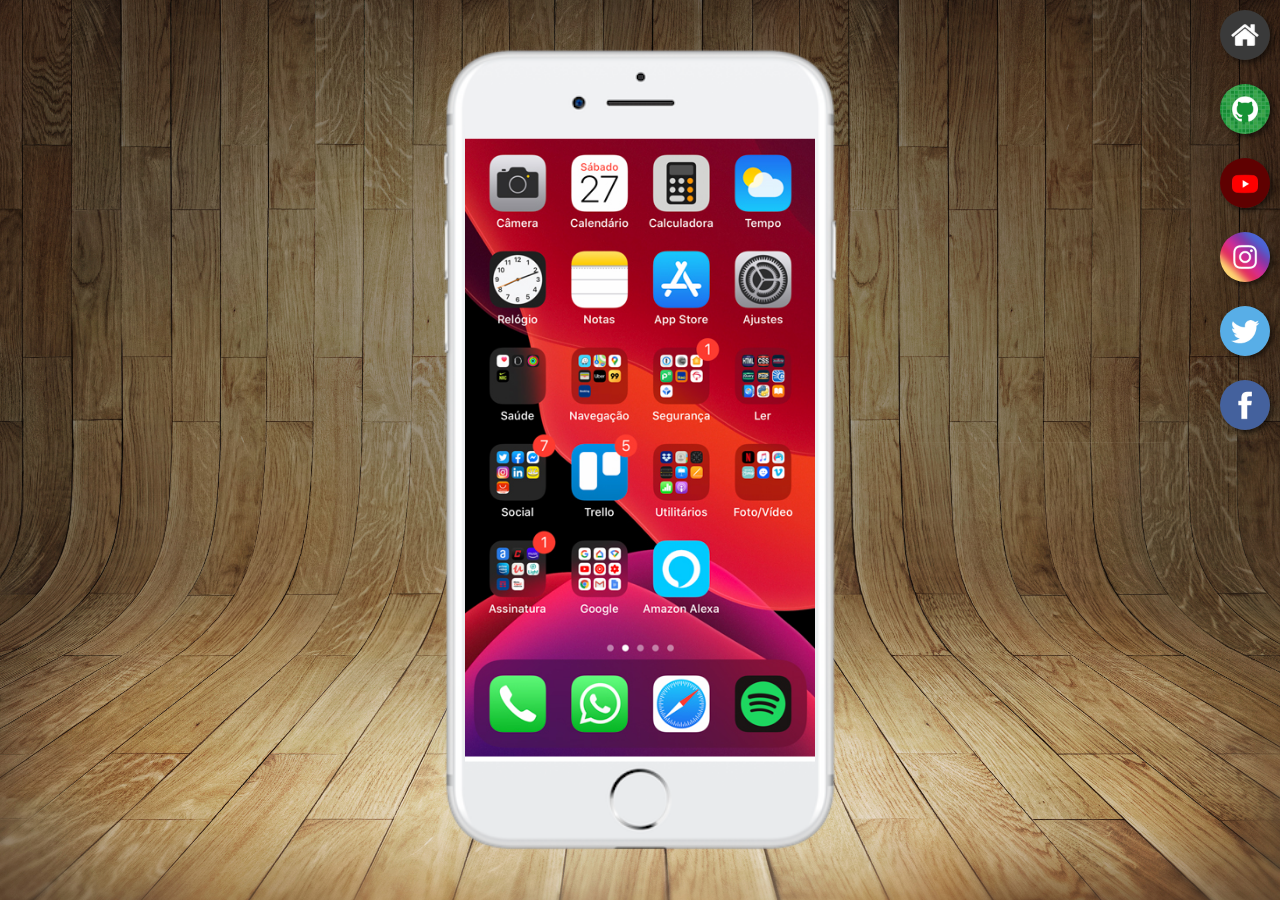
<file: index.html>
<!DOCTYPE html>
<html lang="pt-br">
<head>
    <meta charset="UTF-8">
    <meta http-equiv="X-UA-Compatible" content="IE=edge">
    <meta name="viewport" content="width=device-width, initial-scale=1.0">
    <link rel="shortcut icon" href="favicon.ico" type="image/x-icon">
    <link rel="stylesheet" href="css/main.css">
    <title>Social</title>
    
</head>
<body>
    <main>
        <section id="tela">
            <img src="imagens/frame-iphone.png" alt=""><iframe src="home.html" name="tela" id="tela" frameborder="0"></iframe></img>
            
        </section>
        <section id="social">
            <a class="rede-social" href="home.html" target="tela"><img src="imagens/logo-home.jpg" alt="Home"></a><br>

            <a class="rede-social" href="github.html"target="tela"><img src="imagens/logo-github.jpg" alt="GitHub"></a><br>

            <a class="rede-social" href="youtube.html"target="tela"><img src="imagens/logo-youtube.jpg" alt="YouTube"></a><br>

            <a class="rede-social" href="instagram.html"target="tela"><img src="imagens/logo-instagram.jpg" alt="Instagram"></a><br>

            <a class="rede-social" href="twitter.html"target="tela"><img src="imagens/logo-twitter.jpg" alt="Twitter"></a><br>

            <a class="rede-social" href="facebook.html"target="tela"><img src="imagens/logo-facebook.jpg" alt="Facebook"></a>

        </section>
    </main>
</body>
</html>
</file>
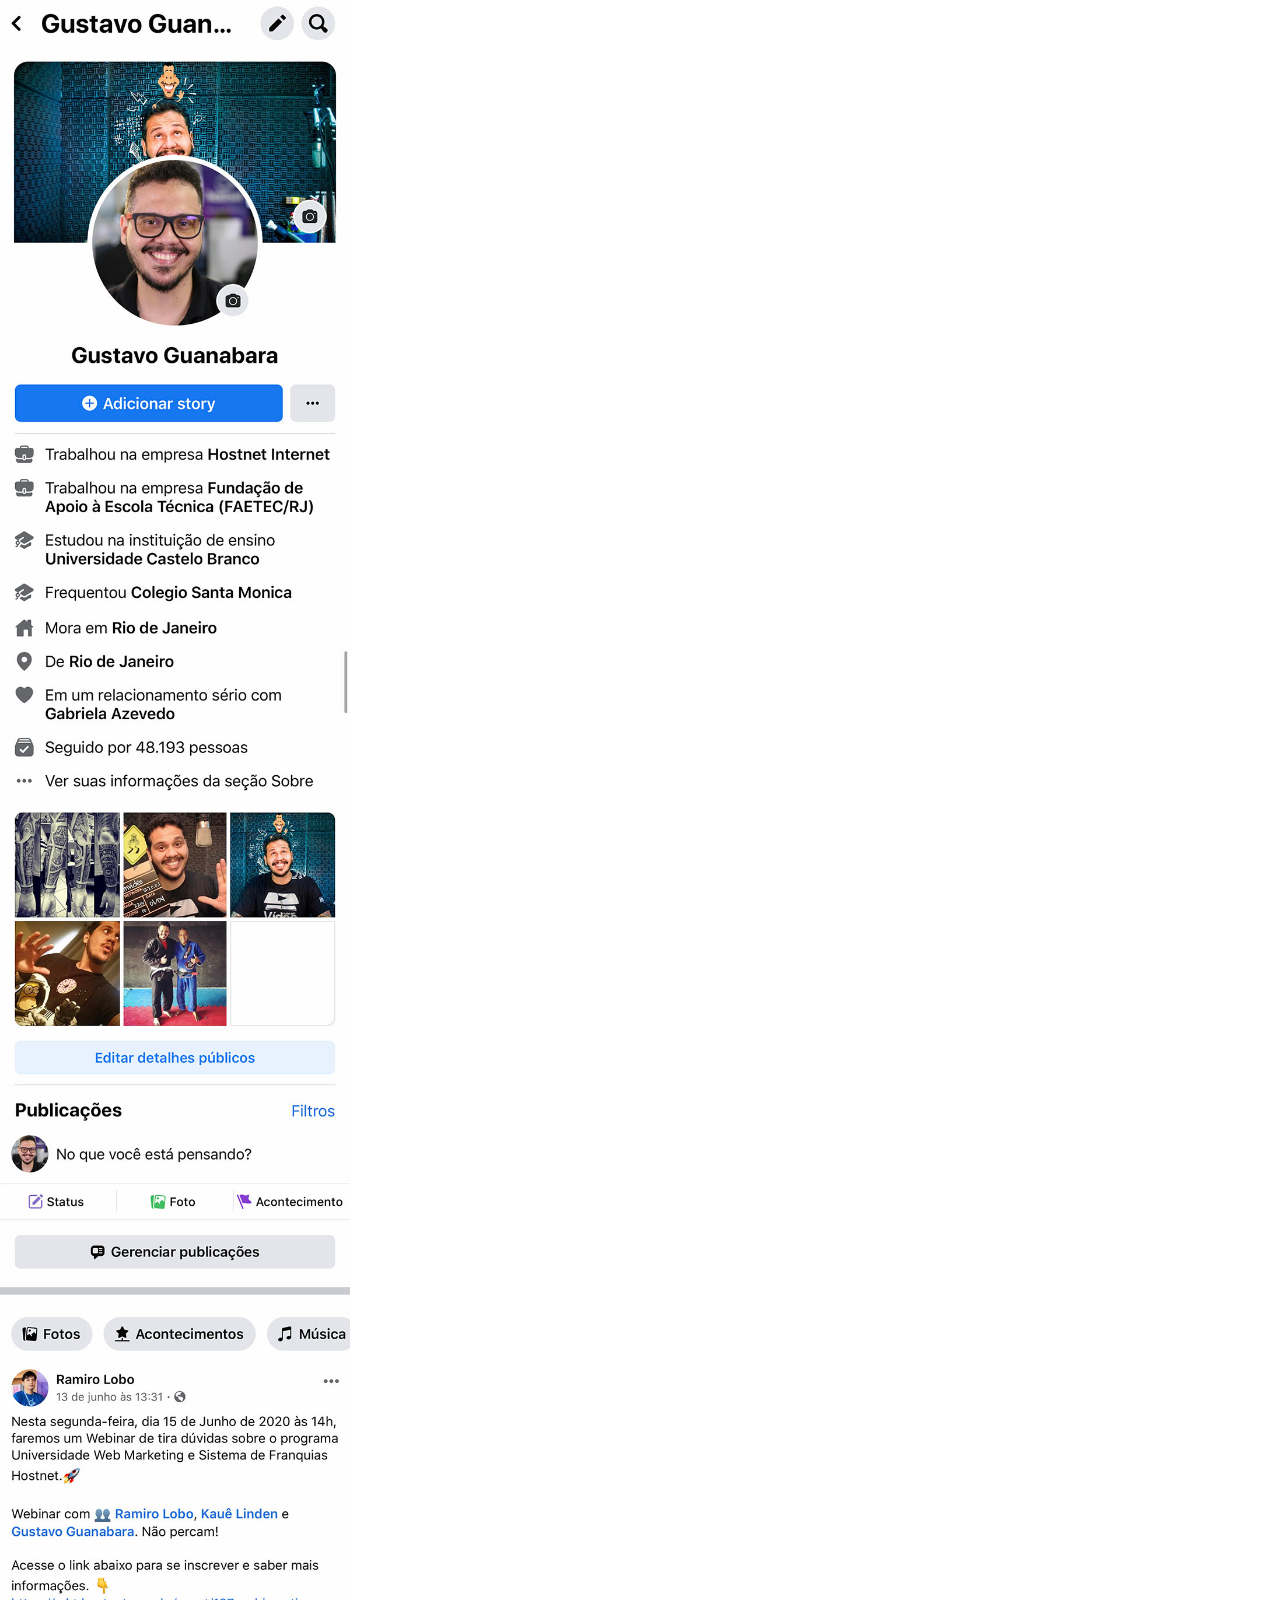
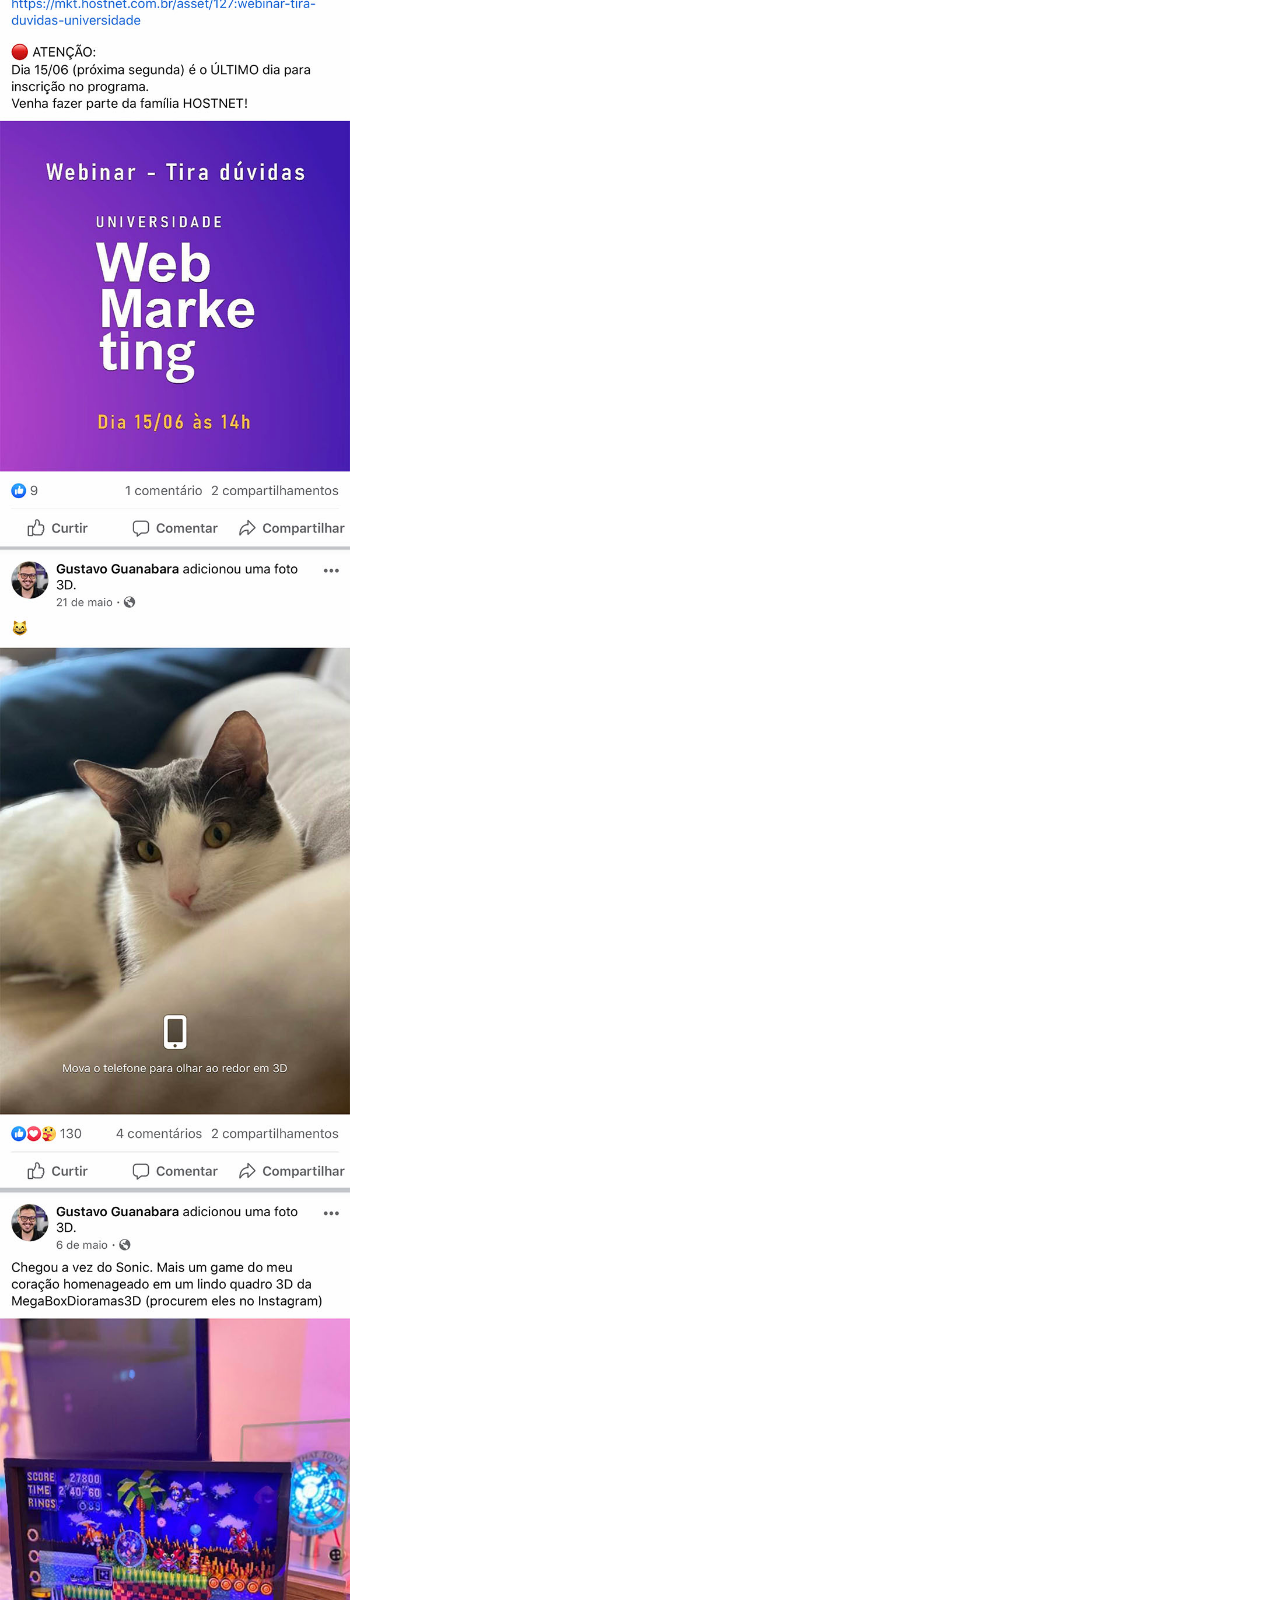
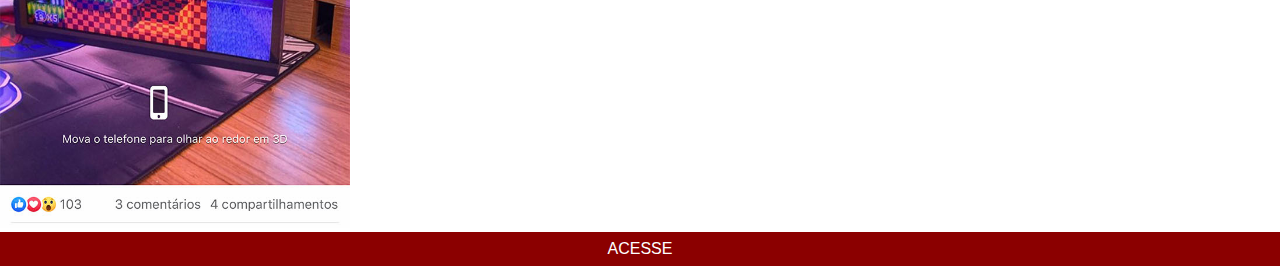
<file: facebook.html>
<!DOCTYPE html>
<html lang="pt-br">
<head>
    <meta charset="UTF-8">
    <meta http-equiv="X-UA-Compatible" content="IE=edge">
    <meta name="viewport" content="width=device-width, initial-scale=1.0">
    <link rel="stylesheet" href="css/sociais.css">
    <title>Facebook</title>
    
</head>
<body>
    <img src="imagens/tela-facebook.jpg" alt="">
    <a href="https://facebook.com.br">ACESSE</a>
</body>
</html>
</file>
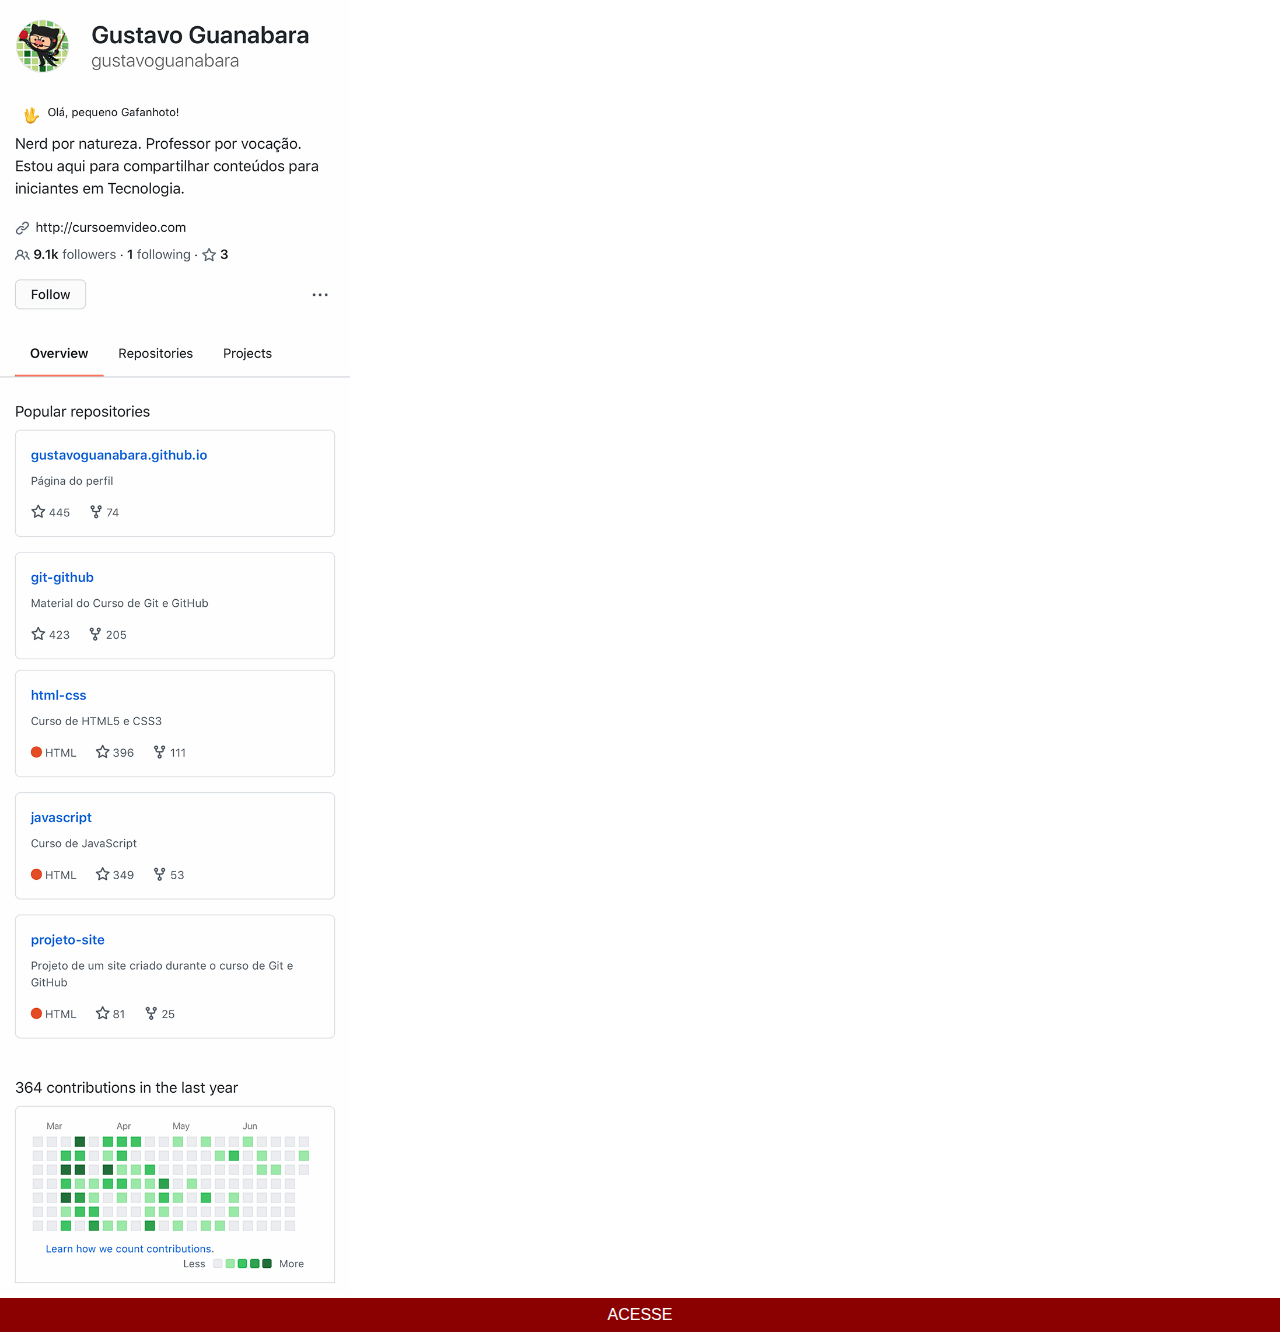
<file: github.html>
<!DOCTYPE html>
<html lang="pt-br">
<head>
    <meta charset="UTF-8">
    <meta http-equiv="X-UA-Compatible" content="IE=edge">
    <meta name="viewport" content="width=device-width, initial-scale=1.0">
    <link rel="stylesheet" href="css/sociais.css">
    <title>Document</title>
    
</head>
<body>
    <img src="imagens/tela-github.jpg" alt=""> <br>
    <a href="https://gustavoguanabara.github.io" target="_blank">ACESSE</a>
</body>
</html>
</file>
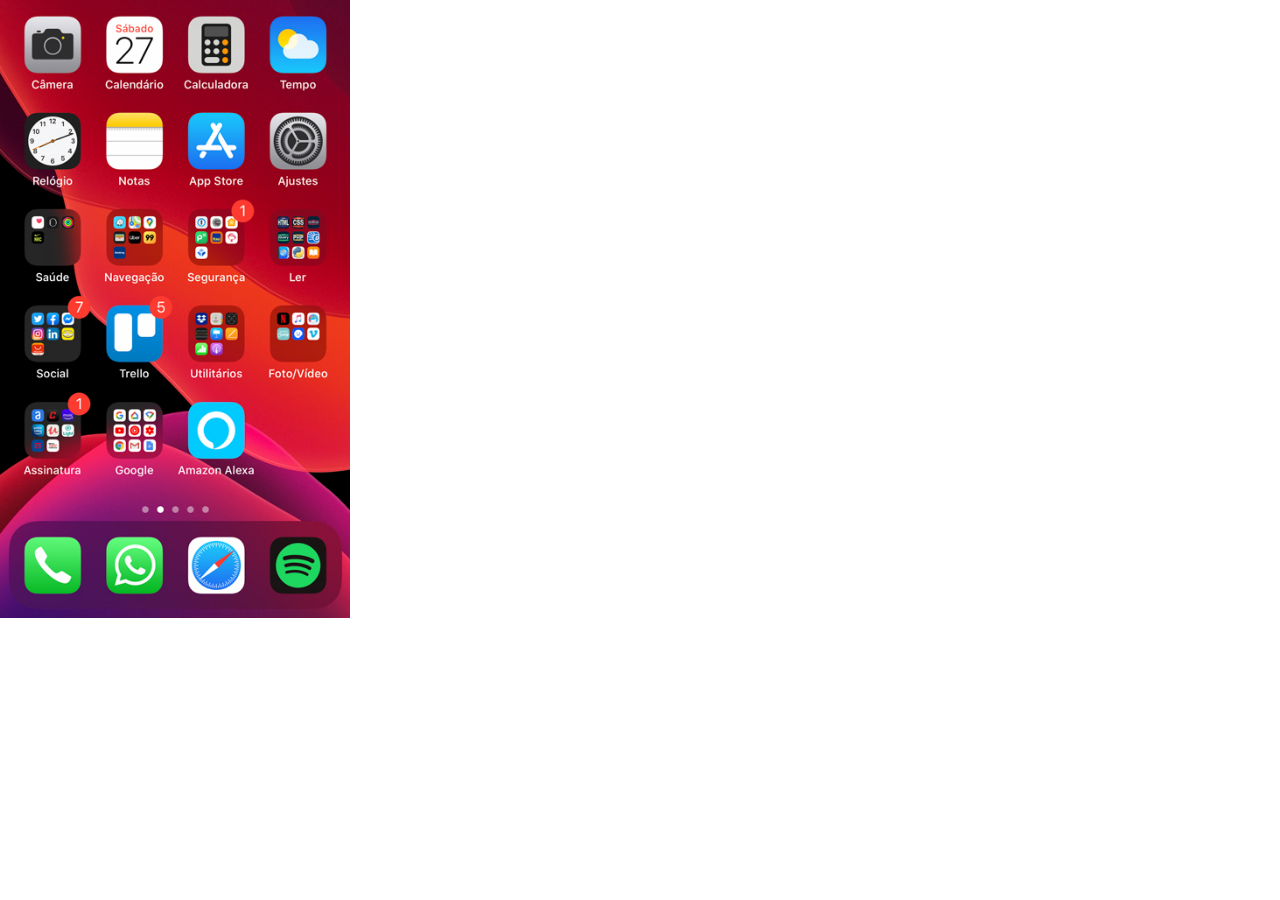
<file: home.html>
<!DOCTYPE html>
<html lang="pt-br">
<head>
    <meta charset="UTF-8">
    <meta http-equiv="X-UA-Compatible" content="IE=edge">
    <meta name="viewport" content="width=device-width, initial-scale=1.0">
    <link rel="stylesheet" href="css/sociais.css">
    <title>Home</title>
    
</head>
<body>
    <img class="img-home" src="imagens/tela-home.jpg" alt="">
</body>
</html>
</file>
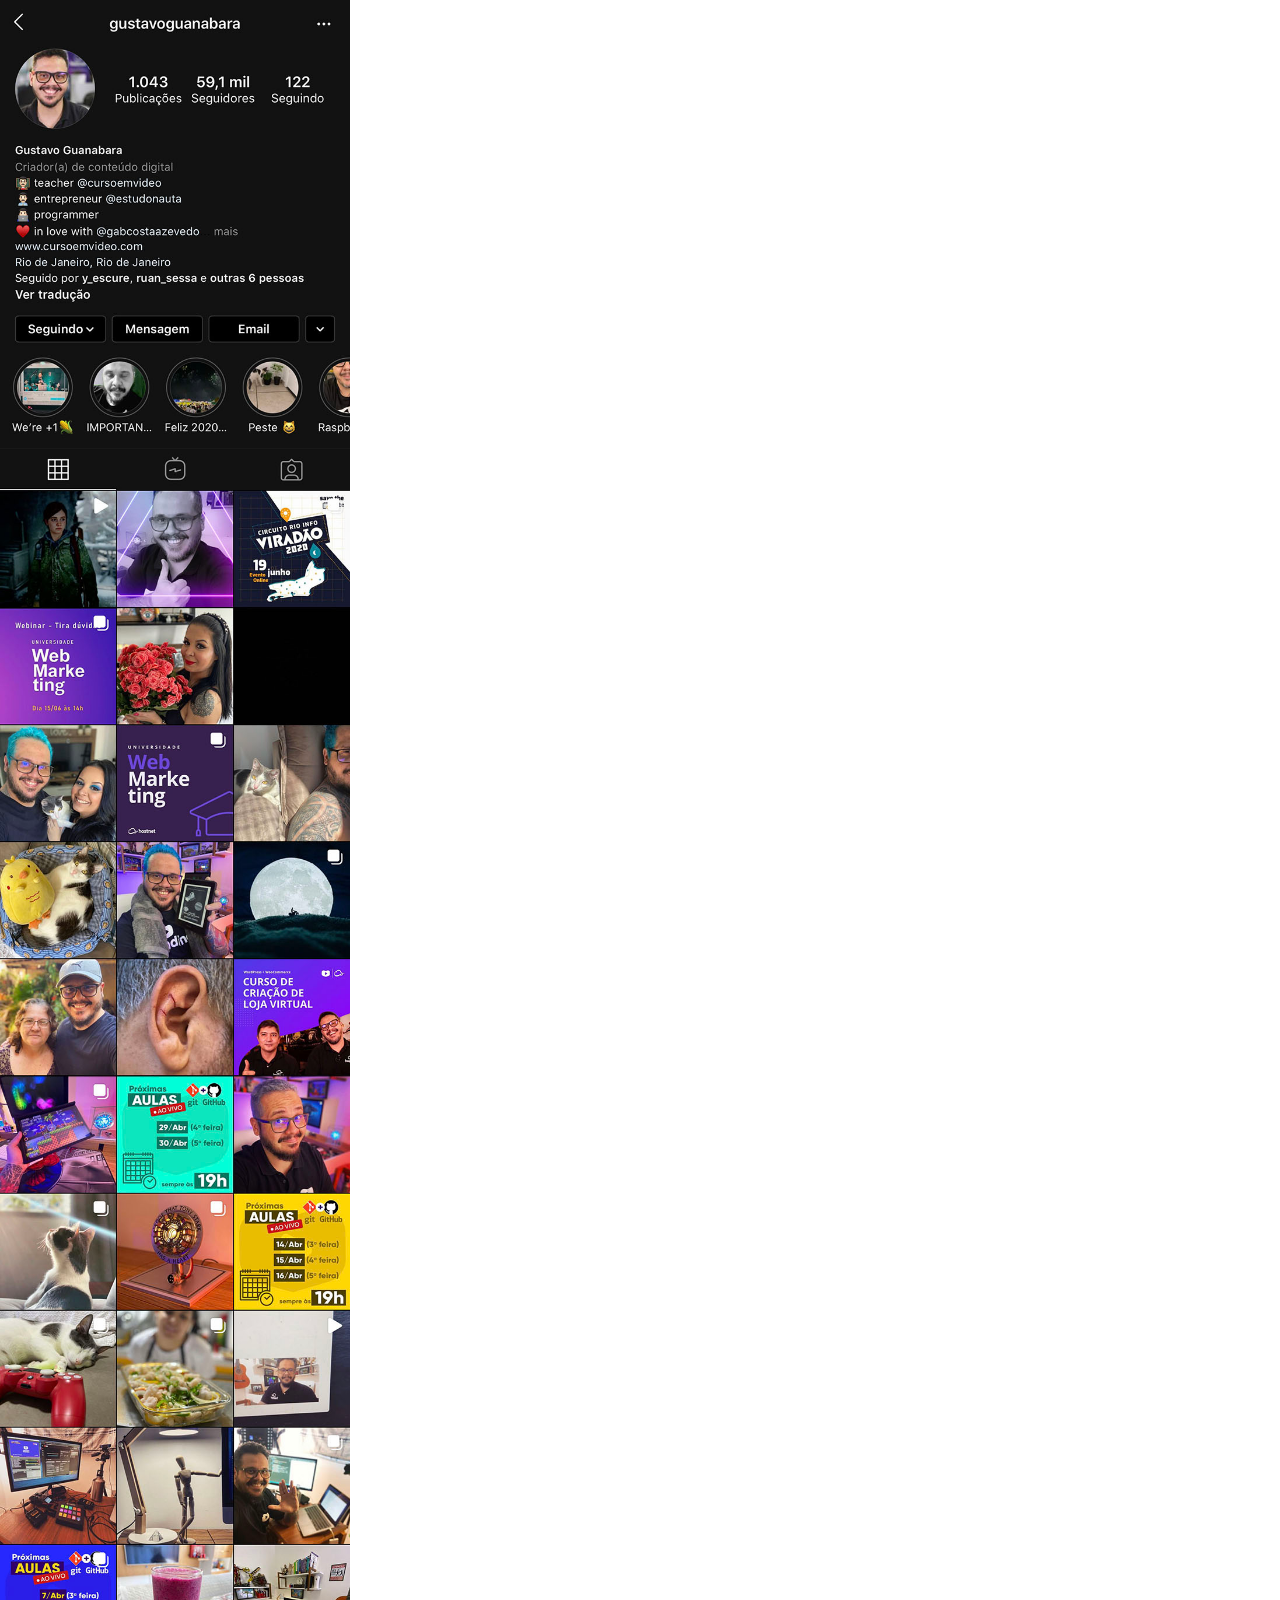
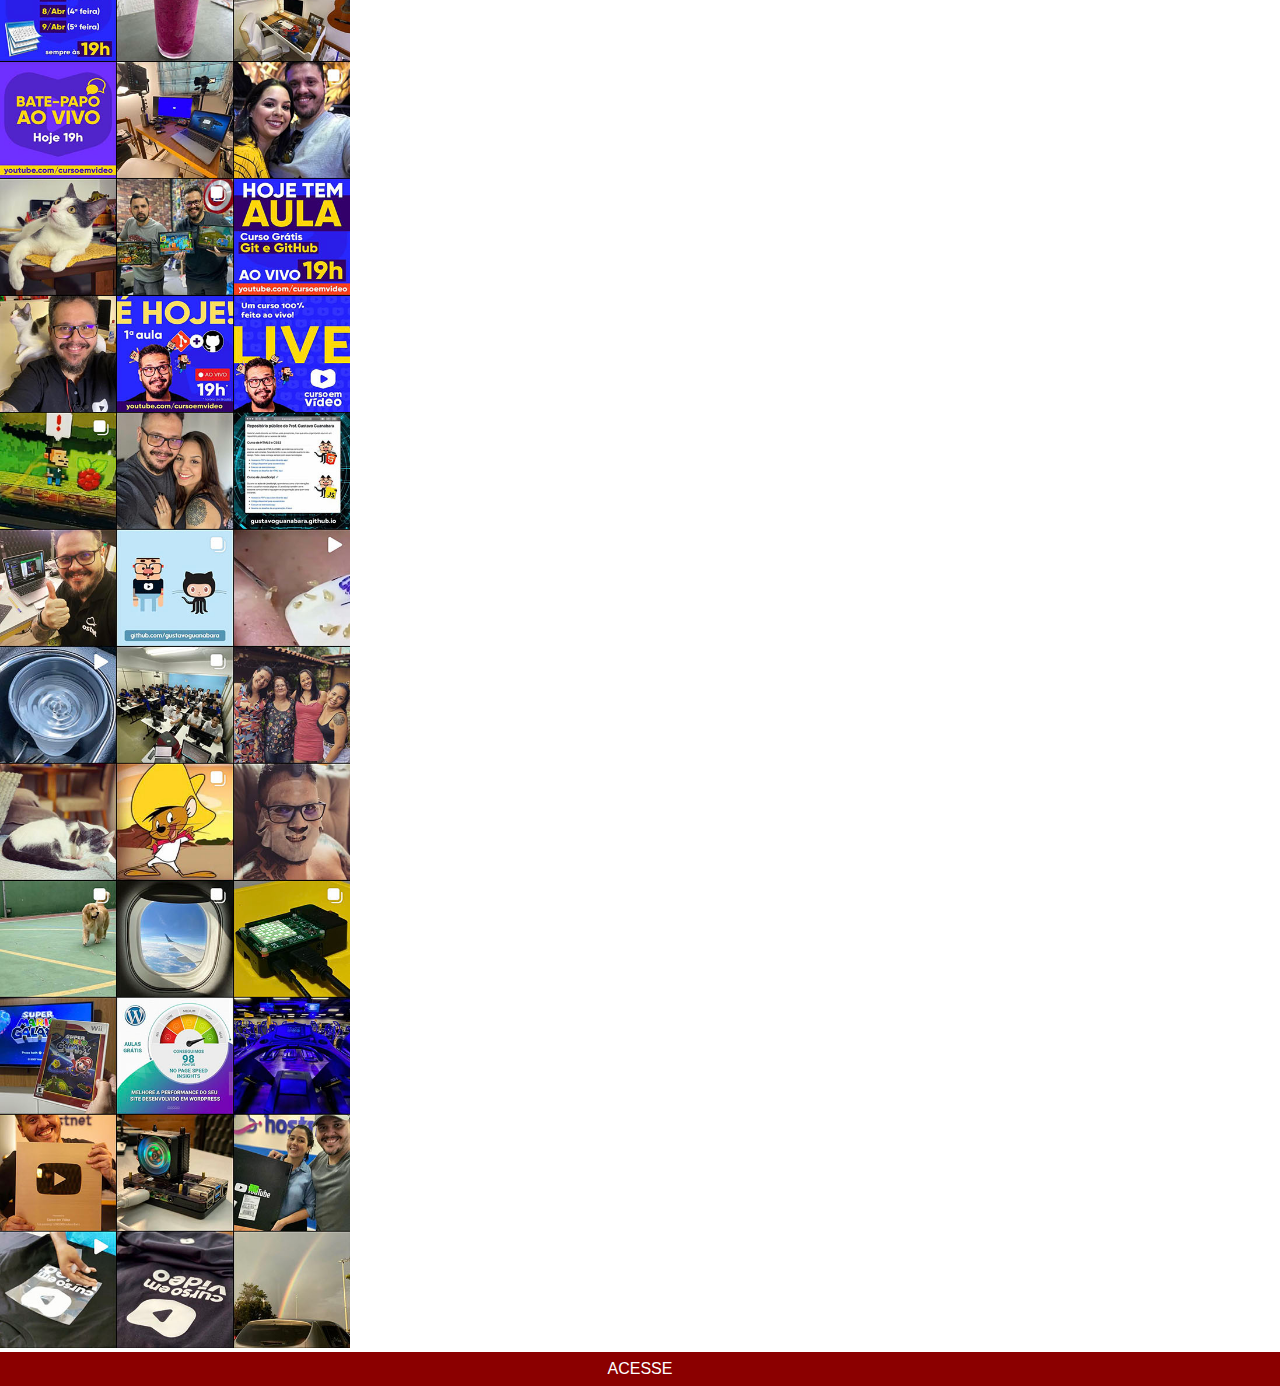
<file: instagram.html>
<!DOCTYPE html>
<html lang="pt-br">
<head>
    <meta charset="UTF-8">
    <meta http-equiv="X-UA-Compatible" content="IE=edge">
    <meta name="viewport" content="width=device-width, initial-scale=1.0">
    <link rel="stylesheet" href="css/sociais.css"> 
    <title>Instagram</title>
    
</head>
<body>
    <img src="imagens/tela-instagram.jpg" alt="">
    <a href="https://instagram.com.br">ACESSE</a>
</body>
</html>
</file>
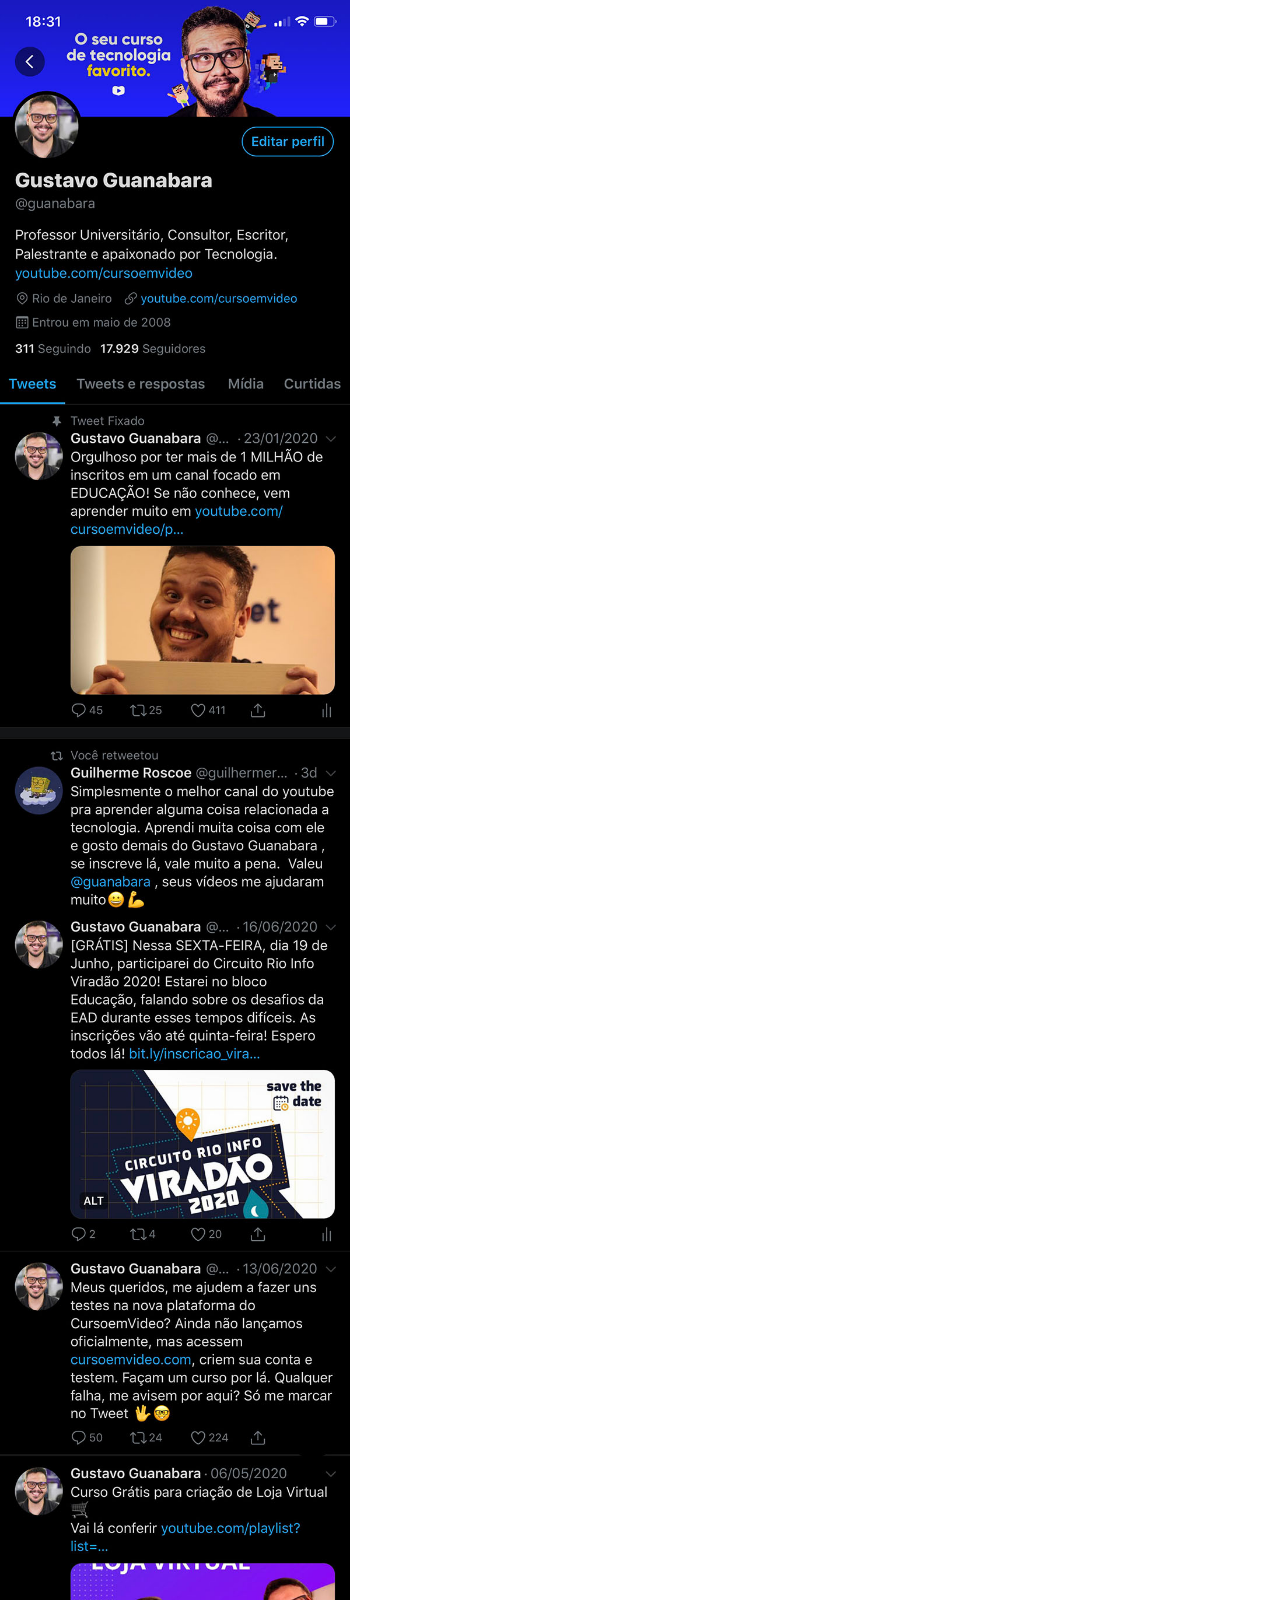
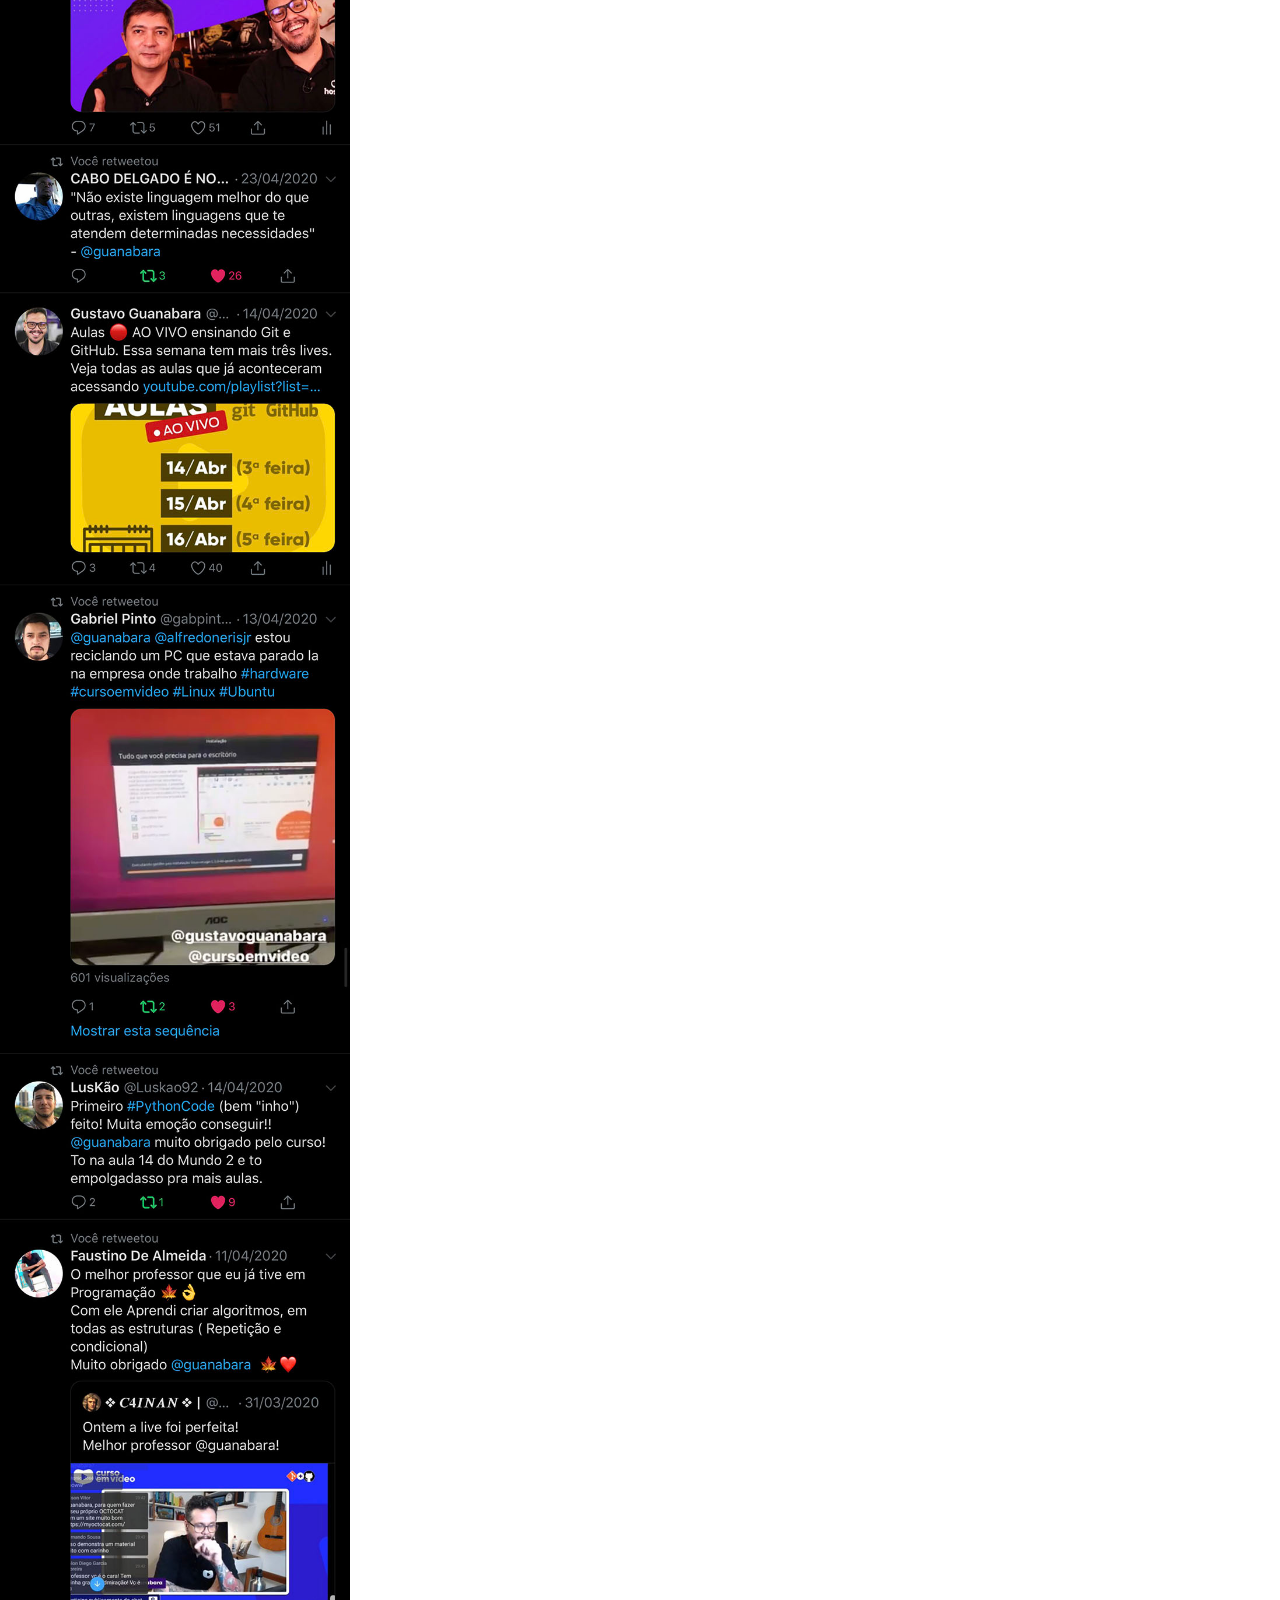
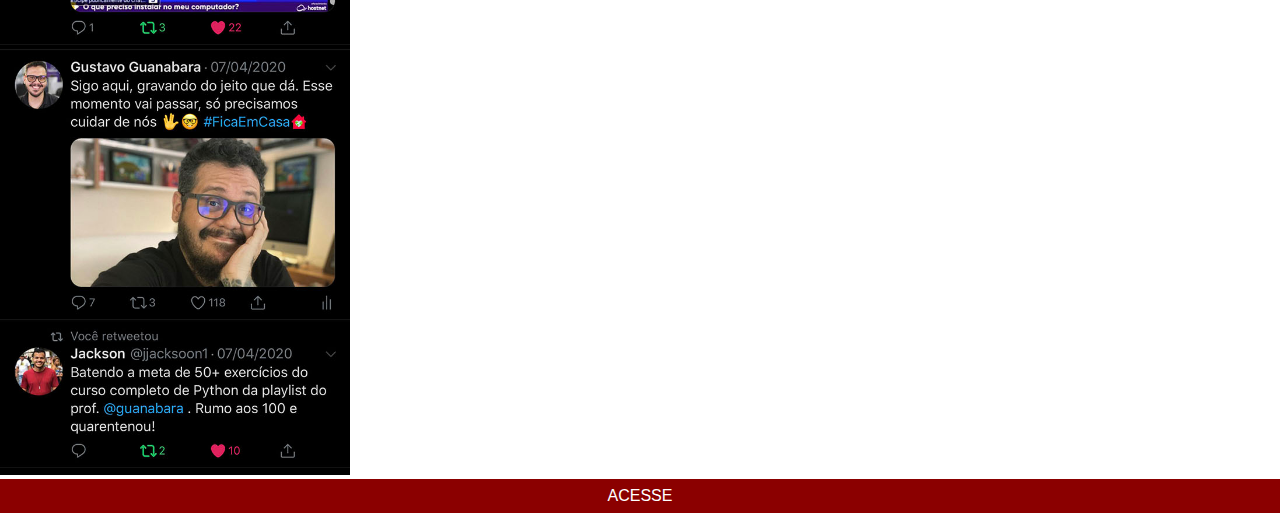
<file: twitter.html>
<!DOCTYPE html>
<html lang="pt-br">
<head>
    <meta charset="UTF-8">
    <meta http-equiv="X-UA-Compatible" content="IE=edge">
    <meta name="viewport" content="width=device-width, initial-scale=1.0">
    <link rel="stylesheet" href="css/sociais.css">
    <title>Home</title>
    
</head>
<body>
    <img src="imagens/tela-twitter.jpg" alt="">
    <a href="https://twitter.com.br">ACESSE</a>
</body>
</html>
</file>
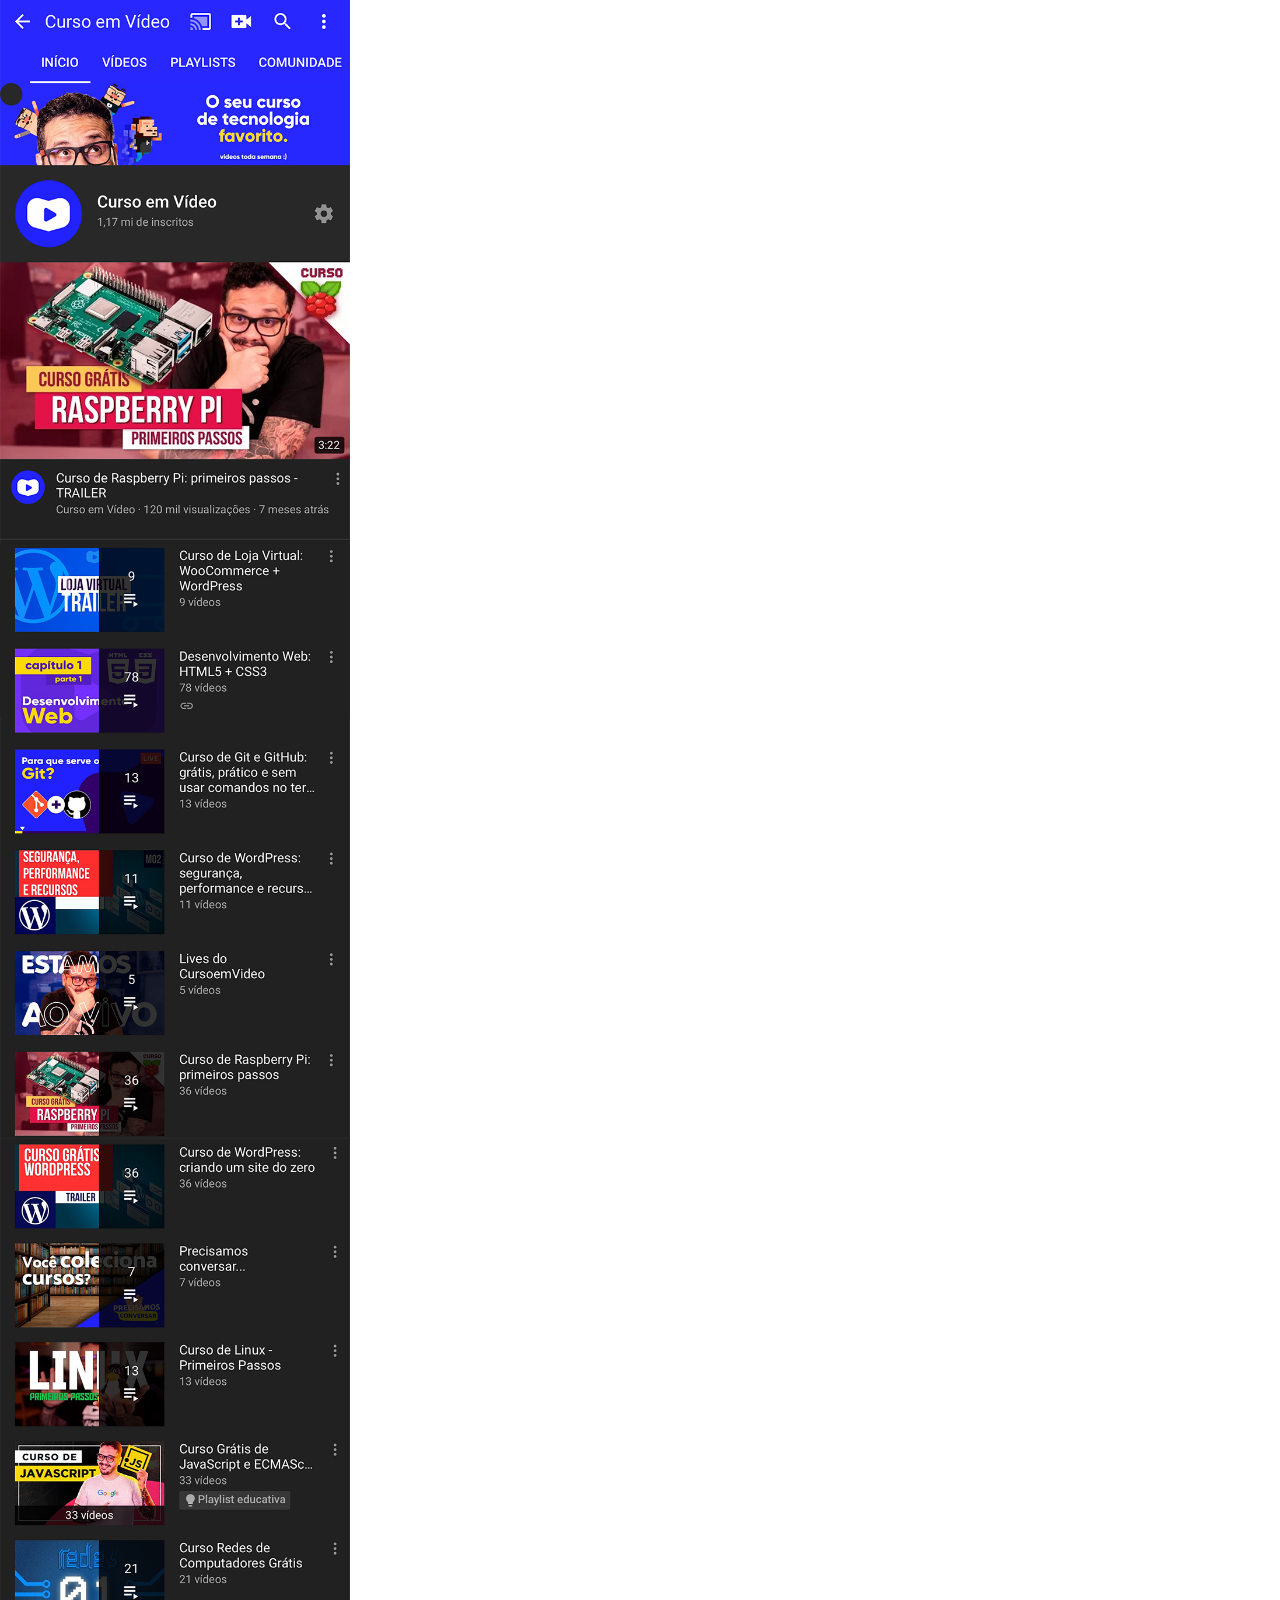
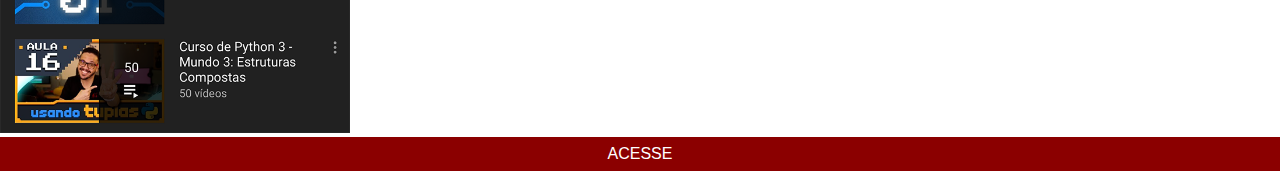
<file: youtube.html>
<!DOCTYPE html>
<html lang="pt-br">
<head>
    <meta charset="UTF-8">
    <meta http-equiv="X-UA-Compatible" content="IE=edge">
    <meta name="viewport" content="width=device-width, initial-scale=1.0">
    <link rel="stylesheet" href="css/sociais.css">
    <title>Youtube</title>
    
</head>
<body>
    <img src="imagens/tela-youtube.png" alt="Youtube">
    <a href="https://youtube.com.br">ACESSE</a>
</body>
</html>
</file>
<file: css/main.css>
*{
    margin: 0px;
    padding: 0px;
}
body{
    background-image: url('../imagens/fundo-madeira.jpg');
    height: 100vh;
    background-repeat: no-repeat;
    background-position: top center;
    background-size: cover;
}
iframe{
    background-color: white;
    position: absolute;
    left: 50%;
    top: 50%;
    transform: translate(-50%,-50%);
    width: 350px;
    height: 623px;
}

section#tela > img{
    width: 400px;
    position: absolute;
    left: 50%;
    top: 50%;
    transform: translate(-50%,-50%);
    background-size: auto;
}


::-webkit-scrollbar{
    width: 0px;
    height: 0px;
}

section#social{
    text-align: right;
}

section#social img{
    width: 50px;
    height: 50px;
    border-radius: 50%;
    margin: 10px;
    text-align: right;
    box-shadow: 3px 3px 5px rgba(0, 0, 0, 0.514);
    transition: transform 0.2s;
}

section#social img:hover{
    transform: scale(1.2);
}
</file>
<file: css/sociais.css>
body{
    font-family: Arial, Helvetica, sans-serif;
}

*{
    margin: 0px;
    padding: 0px;
}

img{
    position: relative;
    background-size: cover;
    width: 350px;

}

a{
    background-color: darkred;
    display: block;
    color: white ;
    padding: 8px 40px;
    text-align: center;
    text-decoration: none;
    transition: transform 0.2s;
}

a:hover{
    background-color: red;
    transform: scale(1.2);
}

::-webkit-scrollbar{
width: 0px;
height: 0px;
display: none;
 }
 

/* HOME */


 .img-home{
    position: absolute;
    background-size: cover;
    width: 350px;

}
</file>
